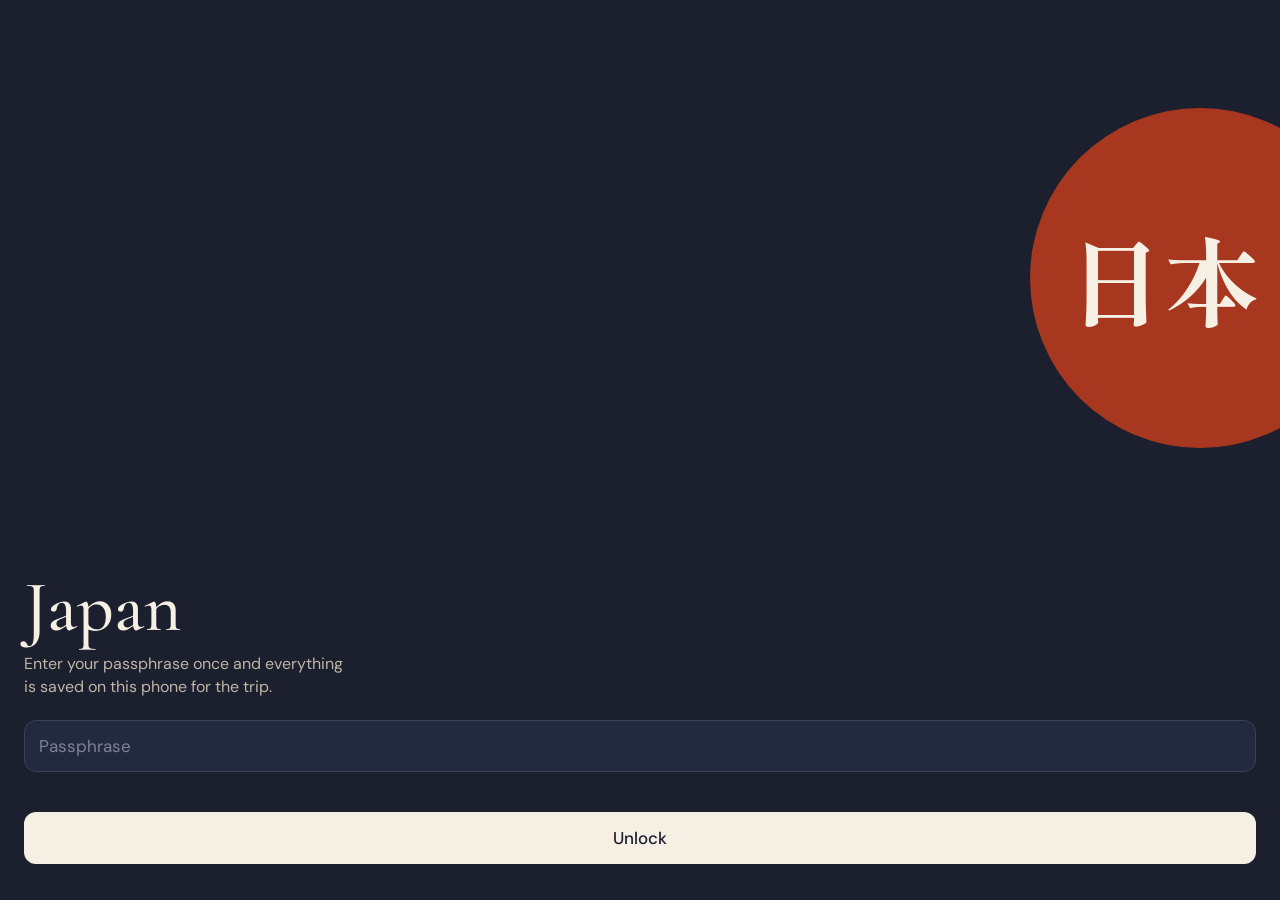
<file: docs/index.html>
<!doctype html>
<html lang="en-GB">
<head>
<meta charset="utf-8">
<meta name="viewport" content="width=device-width, initial-scale=1, viewport-fit=cover">
<title>Japan</title>
<meta name="robots" content="noindex, nofollow">
<meta name="theme-color" content="#1B1F2E">
<meta name="apple-mobile-web-app-capable" content="yes">
<meta name="mobile-web-app-capable" content="yes">
<meta name="apple-mobile-web-app-status-bar-style" content="black-translucent">
<meta name="apple-mobile-web-app-title" content="Japan">
<link rel="manifest" href="manifest.webmanifest">
<link rel="apple-touch-icon" href="icons/icon-180.png">
<link rel="icon" href="icons/icon.svg" type="image/svg+xml">
<link rel="preconnect" href="https://fonts.googleapis.com">
<link rel="preconnect" href="https://fonts.gstatic.com" crossorigin>
<link rel="stylesheet" href="https://fonts.googleapis.com/css2?family=Cormorant+Garamond:ital,wght@0,400;0,500;0,600;1,400;1,500&amp;family=DM+Sans:wght@400;500;700&amp;display=swap">
<link rel="stylesheet" href="https://fonts.googleapis.com/css2?family=Shippori+Mincho:wght@500;700&amp;display=swap&amp;text=%E3%80%92%E6%97%A5%E6%9C%AC">
<link rel="stylesheet" href="app.css?v=68cdec4f319a">
</head>
<body>
<div id="app"></div>

<script src="app.js?v=68cdec4f319a" defer></script>
</body>
</html>
</file>
<file: docs/app.css>
/* Japan — travel companion. Palette and type follow the itinerary deck. */
:root {
  --ink: #1B1F2E;
  --ink-2: #242A3D;
  --ink-line: #3A4157;
  --washi: #F5EFE4;
  --paper: #FBF7EF;
  --tint: #EDE4D3;
  --line: #E2D6C0;
  --shu: #A8371F;
  --shu-bright: #D9472B;
  --kin: #C9A24B;
  --sumi: #4A4A55;
  --mist: #BFB6A6;
  --dusk: #7E8296;

  --bg: var(--washi);
  --surface: var(--paper);
  --text: var(--ink);
  --text-2: var(--sumi);
  --text-3: #6E6A66;
  --rule: var(--line);
  --accent: var(--shu);
  --badge-solid-bg: var(--ink);
  --badge-solid-fg: var(--washi);
  --tabbar: rgba(251, 247, 239, 0.94);

  /* Kind colours — indigo travel, plum stays, vermilion sights, matcha food and drink, kincha shopping */
  --k-go: #33608C;
  --k-stay: #7B5279;
  --k-see: #A8371F;
  --k-food: #56763A;
  --k-shop: #946F22;

  --serif: 'Cormorant Garamond', 'Cormorant', Georgia, 'Times New Roman', serif;
  --sans: 'DM Sans', -apple-system, 'Helvetica Neue', Arial, sans-serif;
  --mincho: 'Shippori Mincho', 'Hiragino Mincho ProN', 'Yu Mincho', 'Noto Serif CJK JP', serif;

  --safe-top: env(safe-area-inset-top, 0px);
  --safe-bottom: env(safe-area-inset-bottom, 0px);
  --gutter: 20px;
  --tab-h: 64px;
  color-scheme: light dark;
}

@media (prefers-color-scheme: dark) {
  :root:not([data-theme="light"]) {
    --bg: #161A27;
    --surface: var(--ink-2);
    --text: var(--washi);
    --text-2: var(--mist);
    --text-3: #9C968C;
    --rule: var(--ink-line);
    --accent: #E06A4F;
    --tint: #2E3449;
    --badge-solid-bg: var(--washi);
    --badge-solid-fg: var(--ink);
    --tabbar: rgba(27, 31, 46, 0.94);
    --k-go: #86ABD6;
    --k-stay: #C59CC2;
    --k-see: #E8775C;
    --k-food: #A3BF73;
    --k-shop: #D9B565;
  }
}
:root[data-theme="dark"] {
  --bg: #161A27;
  --surface: var(--ink-2);
  --text: var(--washi);
  --text-2: var(--mist);
  --text-3: #9C968C;
  --rule: var(--ink-line);
  --accent: #E06A4F;
  --tint: #2E3449;
  --badge-solid-bg: var(--washi);
  --badge-solid-fg: var(--ink);
  --tabbar: rgba(27, 31, 46, 0.94);
  --k-go: #86ABD6;
  --k-stay: #C59CC2;
  --k-see: #E8775C;
  --k-food: #A3BF73;
  --k-shop: #D9B565;
}

* { box-sizing: border-box; }
html { -webkit-text-size-adjust: 100%; }
body {
  margin: 0;
  background: var(--bg);
  color: var(--text);
  font: 400 16px/1.45 var(--sans);
  -webkit-font-smoothing: antialiased;
  -webkit-tap-highlight-color: transparent;
  overscroll-behavior-y: none;
}
button { font: inherit; color: inherit; background: none; border: 0; padding: 0; cursor: pointer; }
a { color: inherit; }
:focus-visible { outline: 2px solid var(--kin); outline-offset: 2px; border-radius: 4px; }
.ja { font-family: var(--mincho); }
.tnum { font-variant-numeric: tabular-nums; }

/* ---------- App frame ---------- */
#app { min-height: 100vh; min-height: 100dvh; }
.screen { padding-bottom: calc(var(--tab-h) + var(--safe-bottom) + 24px); }
.wrap { padding: 0 var(--gutter); }

.tabbar {
  position: fixed; left: 0; right: 0; bottom: 0; z-index: 20;
  display: grid; grid-template-columns: repeat(4, 1fr);
  height: calc(var(--tab-h) + var(--safe-bottom));
  padding-bottom: var(--safe-bottom);
  background: var(--tabbar);
  -webkit-backdrop-filter: saturate(1.4) blur(18px); backdrop-filter: saturate(1.4) blur(18px);
  border-top: 1px solid var(--rule);
}
.tabbar a {
  display: flex; flex-direction: column; align-items: center; justify-content: center; gap: 3px;
  text-decoration: none; color: var(--text-3); font-size: 11px; font-weight: 500; letter-spacing: 0.01em;
}
.tabbar a svg { width: 24px; height: 24px; }
.tabbar a[aria-current="page"] { color: var(--accent); }

/* ---------- Page header (non-hero screens) ---------- */
.page-head {
  background: var(--ink); color: var(--washi);
  padding: calc(var(--safe-top) + 26px) var(--gutter) 22px;
}
.page-head h1 { font: 500 44px/1.02 var(--serif); margin: 0; letter-spacing: -0.01em; }
.page-head p { margin: 8px 0 0; color: var(--mist); font-size: 15px; }
.back {
  display: inline-flex; align-items: center; gap: 4px; margin-bottom: 16px;
  font-size: 15px; color: var(--kin); text-decoration: none; font-weight: 500;
}

/* ---------- Day hero ---------- */
.hero {
  position: relative; overflow: hidden;
  background: var(--ink); color: var(--washi);
  padding: calc(var(--safe-top) + 18px) var(--gutter) 26px;
  min-height: 300px;
  display: flex; flex-direction: column; justify-content: space-between;
}
.hero .sun {
  position: absolute; right: -54px; top: calc(var(--safe-top) + 74px);
  width: 236px; height: 236px; border-radius: 50%;
  background: var(--shu);
  display: grid; place-items: center;
}
.hero .sun span {
  font: 700 66px/1 var(--mincho); color: var(--washi);
  transform: translate(-18px, -30px); letter-spacing: 0.02em;
  writing-mode: horizontal-tb;
}
.hero .sun span.long { font-size: 52px; }
.hero-top { position: relative; display: flex; align-items: center; justify-content: space-between; gap: 12px; }
.hero-date { font-size: 14px; font-weight: 500; color: var(--kin); letter-spacing: 0.02em; }
.hero-nav { display: flex; gap: 4px; }
.hero-nav button {
  width: 38px; height: 38px; border-radius: 50%;
  display: grid; place-items: center; color: var(--washi);
  background: rgba(245, 239, 228, 0.08);
}
.hero-nav button:disabled { opacity: 0.3; }
.hero-nav svg { width: 18px; height: 18px; }
.hero-body { position: relative; margin-top: 118px; }
.hero-count { font-size: 14px; color: var(--mist); margin: 0 0 4px; }
.hero h1 { position: relative; font: 500 52px/0.95 var(--serif); margin: 0; letter-spacing: -0.015em; }
.hero h1 small { font: italic 400 24px/1 var(--serif); color: var(--mist); margin-left: 10px; letter-spacing: 0; }
.hero .title { font: italic 400 24px/1.2 var(--serif); margin: 8px 0 0; color: var(--washi); max-width: 22ch; }
.hero-banner {
  position: relative; margin-top: 18px; padding: 10px 12px; border-radius: 10px;
  background: rgba(245, 239, 228, 0.08); color: var(--mist); font-size: 14px; line-height: 1.4;
}
.hero-banner b { color: var(--washi); font-weight: 500; }

.status-line {
  display: flex; align-items: center; gap: 8px; font-size: 13px; color: var(--text-2);
  padding: 12px var(--gutter) 0;
}
.status-line .dot { width: 8px; height: 8px; border-radius: 50%; background: var(--dusk); flex: none; }
.status-line.ok .dot { background: #5E8C61; }
.status-line.warn .dot { background: var(--shu-bright); }

/* ---------- Sections ---------- */
.section { padding: 26px var(--gutter) 0; }
.section > h2 {
  font: italic 500 26px/1.1 var(--serif); margin: 0 0 12px; letter-spacing: -0.005em;
}
.section > h2 .aside { font: 400 14px/1 var(--sans); font-style: normal; color: var(--text-3); margin-left: 8px; }
.day-note {
  margin: 18px var(--gutter) 0; padding: 12px 14px; border-left: 3px solid var(--shu-bright);
  background: var(--surface); border-radius: 0 10px 10px 0; font-size: 15px; color: var(--text);
  display: grid; grid-template-columns: 20px 1fr; gap: 10px; align-items: start;
}
.day-note svg { width: 20px; height: 20px; color: var(--shu-bright); }

/* ---------- Timeline ---------- */
.timeline { list-style: none; margin: 0; padding: 0; position: relative; }
.timeline::before {
  content: ""; position: absolute; left: 63px; top: 10px; bottom: 10px; width: 1px; background: var(--rule);
}
.tl-item { display: grid; grid-template-columns: 52px 24px 1fr; column-gap: 6px; padding: 9px 0; position: relative; }
.tl-time { font-size: 14px; font-weight: 500; color: var(--text-2); text-align: right; padding-top: 2px; line-height: 1.25; }
.tl-time .end { display: block; font-weight: 400; color: var(--text-3); font-size: 12px; }
.tl-mark {
  width: 24px; height: 24px; margin-top: 0; border-radius: 50%;
  display: grid; place-items: center; position: relative; z-index: 1;
  background: var(--bg); border: 1.5px solid var(--rule); color: var(--text-2);
}
.tl-mark svg { width: 14px; height: 14px; }
.tl-mark[aria-pressed="true"] { background: var(--accent); border-color: var(--accent); color: var(--washi); }
.tl-body { min-width: 0; padding-left: 4px; display: block; text-decoration: none; position: relative; }
/* "More inside" marker: a small arrow straight after the title of rows that open a page */
.tl-title .go { display: inline-block; margin-left: 6px; font-weight: 600; color: var(--k, var(--accent)); transform: translateY(-1px); }
.tl-title { font-size: 16px; font-weight: 500; line-height: 1.3; }
.tl-note { font-size: 14px; color: var(--text-2); margin-top: 3px; line-height: 1.4; }
.tl-meta { display: flex; flex-wrap: wrap; gap: 6px; margin-top: 6px; align-items: center; }
.tl-item.done .tl-title, .tl-item.done .tl-note { color: var(--text-3); text-decoration: line-through; text-decoration-color: var(--text-3); }
.tl-item.next .tl-time, .tl-item.now .tl-time { color: var(--accent); }
.tl-item.next .tl-mark { border-color: var(--accent); color: var(--accent); }
.tl-item.now .tl-mark { background: var(--accent); border-color: var(--accent); color: var(--washi); }
.tl-item.now .tl-title::before { content: "Now · "; color: var(--accent); }

.badge {
  display: inline-flex; align-items: center; height: 22px; padding: 0 8px; border-radius: 11px;
  font-size: 12px; font-weight: 500; letter-spacing: 0.01em; white-space: nowrap;
}
.badge.booked { background: var(--badge-solid-bg); color: var(--badge-solid-fg); }
.badge.to-book, .badge.not-booked { border: 1px solid var(--accent); color: var(--accent); }
.badge.soft { background: var(--tint); color: var(--text); }
.kind { font-size: 12px; color: var(--text-3); }

/* ---------- Ideas ---------- */
.ideas { list-style: none; margin: 0; padding: 0; border-top: 1px solid var(--rule); }
.ideas li { padding: 12px 0; border-bottom: 1px solid var(--rule); display: grid; grid-template-columns: 22px 1fr 36px; gap: 10px; align-items: start; }
.mapbtn { width: 34px; height: 34px; margin-right: -7px; display: grid; place-items: center; color: var(--text-3); }
.mapbtn svg { width: 20px !important; height: 20px !important; margin: 0 !important; }
.ideas li svg { width: 18px; height: 18px; color: var(--text-3); margin-top: 1px; }
.ideas .t { font-weight: 500; font-size: 15px; }
.ideas .n { font-size: 14px; color: var(--text-2); margin-top: 2px; }

/* ---------- Cards ---------- */
.card {
  display: block; text-decoration: none;
  background: var(--surface); border: 1px solid var(--rule); border-radius: 14px; padding: 16px;
}
.card + .card { margin-top: 10px; }
.card .eyebrow { font-size: 13px; color: var(--text-3); }
.card h3 { font: 600 24px/1.1 var(--serif); margin: 4px 0 6px; }
.card p { margin: 0; font-size: 14px; color: var(--text-2); }
.card .row { display: flex; justify-content: space-between; align-items: baseline; gap: 12px; }
.chev { color: var(--text-3); font-size: 22px; line-height: 1; }

.coffee {
  display: grid; grid-template-columns: 28px 1fr 20px; gap: 12px; align-items: start; text-decoration: none;
  padding: 14px 16px; background: var(--surface); border: 1px solid var(--rule); border-radius: 14px;
}
.coffee svg { width: 26px; height: 26px; color: var(--accent); }
.coffee svg:last-child { width: 20px; height: 20px; color: var(--text-3); margin-top: 3px; }
.coffee .t { font-weight: 500; }
.coffee .n { font-size: 14px; color: var(--text-2); margin-top: 2px; }

/* ---------- Days list ---------- */
.leg { padding: 26px var(--gutter) 0; }
.leg-head { display: flex; align-items: baseline; gap: 12px; margin-bottom: 8px; }
.leg-head .ja { font-size: 26px; color: var(--accent); font-weight: 700; line-height: 1; }
.leg-head h2 { font: 500 30px/1 var(--serif); margin: 0; }
.leg-head .span { margin-left: auto; font-size: 13px; color: var(--text-3); white-space: nowrap; }
.day-row {
  display: grid; grid-template-columns: 48px 1fr auto; gap: 12px; align-items: center;
  padding: 12px 0; border-top: 1px solid var(--rule); text-decoration: none;
}
.day-row:last-child { border-bottom: 1px solid var(--rule); }
.day-row .d { text-align: center; line-height: 1; }
.day-row .d b { display: block; font: 500 26px/1 var(--serif); }
.day-row .d span { font-size: 12px; color: var(--text-3); }
.day-row .t { font: 500 19px/1.2 var(--serif); }
.day-row .m { font-size: 13px; color: var(--text-3); margin-top: 2px; }
.day-row.today .d b { color: var(--accent); }
.day-row.today .t::after { content: "Today"; margin-left: 8px; font: 500 12px var(--sans); color: var(--accent); vertical-align: 2px; }

/* ---------- Detail lists (stay / travel) ---------- */
.facts { margin: 0; padding: 0; border-top: 1px solid var(--rule); }
.facts > div { display: grid; grid-template-columns: 112px 1fr; gap: 12px; padding: 12px 0; border-bottom: 1px solid var(--rule); }
.facts dt { font-size: 14px; color: var(--text-3); }
.facts dd { margin: 0; font-size: 15px; overflow-wrap: anywhere; }
.facts dd.big { font: 500 22px/1.2 var(--serif); }
.copy { font-family: var(--sans); font-weight: 600; letter-spacing: 0.04em; font-size: 19px; }
.notes { margin: 0; padding: 0 0 0 18px; color: var(--text-2); font-size: 15px; }
.notes li + li { margin-top: 6px; }

.btn {
  display: flex; align-items: center; justify-content: center; gap: 8px; width: 100%;
  height: 50px; border-radius: 12px; font-weight: 500; font-size: 16px; text-decoration: none;
  background: var(--ink); color: var(--washi);
}
.btn.ghost { background: transparent; border: 1px solid var(--rule); color: var(--text); }
.btn svg { width: 20px; height: 20px; }
.btn-row { display: grid; gap: 10px; margin-top: 16px; }

/* ---------- Travel list ---------- */
.leg-card { padding: 16px 0; border-top: 1px solid var(--rule); display: grid; grid-template-columns: 30px 1fr; gap: 12px; text-decoration: none; }
.leg-card:last-child { border-bottom: 1px solid var(--rule); }
.leg-card > svg { width: 24px; height: 24px; color: var(--accent); margin-top: 3px; }
.leg-card .when { font-size: 13px; color: var(--text-3); }
.leg-card .route { font: 500 22px/1.15 var(--serif); margin: 2px 0; }
.leg-card .times { font-size: 15px; font-weight: 500; }
.leg-card .times .arrow { color: var(--text-3); margin: 0 6px; }
.leg-card .sub { font-size: 14px; color: var(--text-2); margin-top: 2px; }

/* ---------- Taxi / show-the-driver view ---------- */
.driver {
  position: fixed; inset: 0; z-index: 50; background: #FFFDF8; color: #111;
  display: flex; flex-direction: column; padding: calc(var(--safe-top) + 20px) 24px calc(var(--safe-bottom) + 24px);
}
.driver .close { align-self: flex-end; font-size: 16px; color: var(--shu); font-weight: 500; padding: 8px; }
.driver .addr { margin: auto 0; font: 700 34px/1.5 var(--mincho); }
.driver .en { font-size: 16px; color: #555; margin-top: 16px; }

/* ---------- Unlock ---------- */
.unlock {
  min-height: 100vh; min-height: 100dvh; background: var(--ink); color: var(--washi);
  display: flex; flex-direction: column; justify-content: flex-end; padding: 0 24px calc(var(--safe-bottom) + 36px);
  position: relative; overflow: hidden;
}
.unlock .sun { position: absolute; width: 340px; height: 340px; border-radius: 50%; background: var(--shu); right: -90px; top: 12%; display: grid; place-items: center; }
.unlock .sun span { font: 700 96px/1 var(--mincho); transform: translateX(-36px); }
.unlock h1 { font: 500 72px/0.95 var(--serif); margin: 0; position: relative; }
.unlock p { color: var(--mist); margin: 10px 0 22px; position: relative; max-width: 30ch; }
.unlock form { position: relative; display: grid; gap: 10px; }
.unlock input {
  height: 52px; border-radius: 12px; border: 1px solid var(--ink-line); background: var(--ink-2);
  color: var(--washi); padding: 0 14px; font: 400 17px var(--sans);
}
.unlock input::placeholder { color: var(--dusk); }
.unlock button { height: 52px; border-radius: 12px; background: var(--washi); color: var(--ink); font-weight: 500; font-size: 17px; }
.unlock button:disabled { opacity: 0.6; }
.unlock .err { color: #F0A38F; font-size: 14px; min-height: 20px; margin: 0; }

/* ---------- Toast ---------- */
.toast {
  position: fixed; left: 16px; right: 16px; bottom: calc(var(--tab-h) + var(--safe-bottom) + 12px); z-index: 30;
  background: var(--ink); color: var(--washi); border-radius: 12px; padding: 12px 14px; font-size: 14px;
  box-shadow: 0 6px 24px rgba(27, 31, 46, 0.25);
}

.empty { padding: 18px 0; color: var(--text-2); font-size: 15px; }
.muted { color: var(--text-3); }

@media (prefers-reduced-motion: no-preference) {
  .hero .sun { animation: rise 700ms cubic-bezier(.2,.7,.2,1) both; }
  @keyframes rise { from { transform: translateY(24px); opacity: 0; } to { transform: none; opacity: 1; } }
}
@media (min-width: 640px) {
  .screen, .tabbar { max-width: 560px; margin-left: auto; margin-right: auto; }
  .tabbar { border-left: 1px solid var(--rule); border-right: 1px solid var(--rule); }
}

/* ---------- Status extras ---------- */
.badge svg { width: 13px; height: 13px; margin-right: 4px; }
.badge.paythere { background: var(--tint); color: var(--text); box-shadow: inset 0 0 0 1px var(--kin); }
.badge.warnb { background: var(--shu-bright); color: #fff; }
.rec { display: inline-flex; align-items: center; gap: 4px; font-size: 12px; font-weight: 500; color: var(--text-2); }
.rec i { font-family: var(--serif); font-size: 15px; font-weight: 500; color: var(--text); }
.warn-text { color: var(--accent); font-weight: 500; }
.linkish { color: var(--kin); text-decoration: underline; text-underline-offset: 3px; font-size: 14px; padding: 0; }
.hero-banner.sim { display: grid; gap: 8px; }
.simrow input { width: 100%; height: 40px; border-radius: 8px; border: 1px solid var(--ink-line); background: var(--ink-2); color: var(--washi); padding: 0 10px; font: 400 16px var(--sans); }
.small { font-size: 14px; }

/* ---------- Now / next ---------- */
.nowcard {
  margin: 18px var(--gutter) 0; border-radius: 16px; overflow: hidden;
  background: var(--ink); color: var(--washi);
}
.nn-row { padding: 16px 18px; }
.nn-row + .nn-row { border-top: 1px solid var(--ink-line); }
.nn-row.is-now { background: linear-gradient(0deg, rgba(168,55,31,.0), rgba(168,55,31,.0)), var(--ink); box-shadow: inset 4px 0 0 var(--shu-bright); }
.nn-label { margin: 0; font-size: 13px; font-weight: 500; color: var(--kin); }
.nn-row h3 { font: 500 26px/1.15 var(--serif); margin: 4px 0 0; }
.nn-note { margin: 6px 0 0; font-size: 14px; color: var(--mist); }
.pills { display: flex; flex-wrap: wrap; gap: 8px; margin-top: 12px; }
.pill {
  display: inline-flex; align-items: center; gap: 6px; height: 36px; padding: 0 14px; border-radius: 18px;
  font-size: 14px; font-weight: 500; text-decoration: none; color: var(--washi); border: 1px solid var(--ink-line);
}
.pill svg { width: 16px; height: 16px; }
.pill.dark { background: var(--washi); color: var(--ink); border-color: var(--washi); }

.nn-row h3 a { color: inherit; text-decoration: none; }
.nn-row h3 .chev { color: var(--dusk); font-size: 22px; }

/* ---------- Timeline ticket button ---------- */
.tl-item.has-qr { grid-template-columns: 52px 24px 1fr 44px; }
.tl-qr {
  width: 40px; height: 40px; border-radius: 10px; align-self: start; justify-self: end;
  display: grid; place-items: center; background: var(--badge-solid-bg); color: var(--badge-solid-fg);
}
.tl-qr svg { width: 22px; height: 22px; }

/* ---------- Coffee, tonight, ideas ---------- */
.extras { display: grid; }
.extra {
  display: grid; grid-template-columns: 22px 64px 1fr 20px; gap: 10px; align-items: start;
  padding: 13px 0; border-top: 1px solid var(--rule); text-decoration: none;
}
.extras > .extra:last-child { border-bottom: 1px solid var(--rule); }
.extra > svg { width: 20px; height: 20px; color: var(--accent); margin-top: 1px; }
.extra > svg:last-child, .extra > .chev { color: var(--text-3); width: 18px; height: 18px; justify-self: end; }
.ex-l { font-size: 13px; color: var(--text-3); padding-top: 2px; }
.ex-t { font-weight: 500; min-width: 0; }
.ex-t .rec { margin-left: 6px; }
.ex-n { display: block; font-weight: 400; font-size: 14px; color: var(--text-2); margin-top: 2px; }
.ideas-fold { border-top: 1px solid var(--rule); border-bottom: 1px solid var(--rule); }
.ideas-fold > summary, .fold > summary {
  list-style: none; cursor: pointer; display: flex; align-items: center; gap: 10px; padding: 14px 0;
  font-weight: 500;
}
.ideas-fold > summary::-webkit-details-marker, .fold > summary::-webkit-details-marker { display: none; }
.ideas-fold > summary::after, .fold > summary::after { content: "›"; margin-left: auto; color: var(--text-3); font-size: 22px; line-height: 1; transition: transform .15s; }
.ideas-fold[open] > summary::after, .fold[open] > summary::after { transform: rotate(90deg); }
.ideas-fold .count { font-size: 12px; font-weight: 500; color: var(--text-2); background: var(--tint); border-radius: 10px; padding: 1px 8px; }
.ideas-fold .ideas { border-top: 0; }
.ideas-fold .ideas li:last-child { border-bottom: 0; }

/* ---------- Booking page: places, actions, fold ---------- */
.section.tight { padding-top: 18px; }
.place + .place { margin-top: 18px; padding-top: 18px; border-top: 1px solid var(--rule); }
.pl-label { margin: 0 0 2px; font-size: 13px; color: var(--text-3); }
.pl-name { margin: 0; font: 500 21px/1.2 var(--serif); }
.pl-addr { margin: 2px 0 0; font-size: 14px; color: var(--text-2); }
.acts { display: flex; gap: 8px; margin-top: 12px; flex-wrap: wrap; }
.act {
  flex: 1 1 0; min-width: 96px; height: 44px; border-radius: 12px; border: 1px solid var(--rule); background: var(--surface);
  display: inline-flex; align-items: center; justify-content: center; gap: 7px; font-size: 14px; font-weight: 500; text-decoration: none; color: var(--text);
}
.act svg { width: 18px; height: 18px; color: var(--accent); flex: none; }
.acts.wide .act { flex-basis: 100%; }
.fold { border-top: 1px solid var(--rule); border-bottom: 1px solid var(--rule); }
.fold > .facts { border-top: 0; }
.fold > .facts > div:last-child { border-bottom: 0; }
.fold .docs { padding: 4px 0 16px; }
.fold .notes { padding-bottom: 14px; }
.doc span { display: block; padding: 6px 8px; font-size: 12px; color: #555; text-align: left; }
.status-line.flush { padding: 0 0 6px; }
.back span { max-width: 72vw; overflow: hidden; text-overflow: ellipsis; white-space: nowrap; }
.hero-lead { display: flex; flex-direction: column; gap: 6px; min-width: 0; }
.hero .back { margin-bottom: 0; }

/* ---------- Bookings list ---------- */
.chips { display: flex; gap: 8px; padding: 16px var(--gutter) 0; overflow-x: auto; }
.chips::-webkit-scrollbar { display: none; }
.chip {
  flex: none; height: 34px; padding: 0 14px; border-radius: 17px; display: inline-flex; align-items: center;
  font-size: 14px; font-weight: 500; text-decoration: none; border: 1px solid var(--rule); color: var(--text-2); background: var(--surface);
}
.chip[aria-selected="true"] { background: var(--badge-solid-bg); color: var(--badge-solid-fg); border-color: var(--badge-solid-bg); }
.bk-day { padding: 22px var(--gutter) 0; }
.bk-day h2 { font: italic 500 21px/1.1 var(--serif); margin: 0 0 6px; color: var(--text-2); }
.bk-row {
  display: grid; grid-template-columns: 46px 26px 1fr auto; gap: 10px; align-items: center;
  padding: 12px 0; border-top: 1px solid var(--rule); text-decoration: none;
}
.bk-day .bk-row:last-child { border-bottom: 1px solid var(--rule); }
.bk-time { font-size: 14px; font-weight: 500; color: var(--text-2); }
.bk-icon svg { width: 22px; height: 22px; color: var(--accent); display: block; }
.bk-main { min-width: 0; display: flex; flex-direction: column; }
.bk-title { font: 500 19px/1.2 var(--serif); }
.bk-sub { font-size: 13px; color: var(--text-3); margin-top: 1px; }
.bk-qr svg { width: 26px; height: 26px; color: var(--text); }

/* ---------- Booking detail ---------- */
.bk-head .eyebrow { margin: 0 0 6px; font-size: 14px; font-weight: 500; color: var(--kin); }
.bk-head .tl-meta { margin-top: 12px; }
.bk-head .badge.booked { background: var(--washi); color: var(--ink); }
.missing { margin: 14px var(--gutter) 0; font-size: 14px; color: var(--text-3); font-style: italic; }
.ticket-zone { margin: 18px var(--gutter) 0; padding: 18px; border-radius: 16px; background: var(--surface); border: 1px solid var(--rule); }
.qr-row { display: grid; grid-template-columns: repeat(auto-fit, minmax(140px, 1fr)); gap: 12px; }
.qr-card {
  display: flex; flex-direction: column; align-items: center; gap: 8px; padding: 12px; border-radius: 12px;
  background: #fff; color: #1B1F2E; border: 1px solid var(--line);
}
.qr-card img { width: 100%; height: auto; max-width: 220px; aspect-ratio: 1; image-rendering: pixelated; display: block; }
.qr-card span { font-size: 13px; font-weight: 500; }
.tz-hint { margin: 10px 0 0; font-size: 13px; color: var(--text-3); text-align: center; }
.tz-lead { margin: 12px 0 0; font-size: 15px; color: var(--text-2); display: flex; gap: 10px; align-items: flex-start; }
.tz-lead svg { width: 20px; height: 20px; flex: none; color: var(--accent); margin-top: 1px; }
.ticket-zone.online .tz-lead { margin: 0 0 14px; }
.ticket-zone.desk { text-align: center; }
.ticket-zone.desk .tz-lead { justify-content: center; }
.tz-label { margin: 0; font-size: 13px; color: var(--text-3); }
.tz-ref { margin: 6px 0 0; font: 600 34px/1.1 var(--sans); letter-spacing: 0.04em; overflow-wrap: anywhere; }
.seat-row { display: grid; grid-template-columns: repeat(auto-fit, minmax(130px, 1fr)); gap: 10px; }
.seat {
  display: grid; grid-template-columns: auto 1fr; align-items: baseline; column-gap: 8px; row-gap: 2px;
  padding: 12px 14px; border-radius: 12px; background: var(--ink); color: var(--washi);
}
.seat .sl { font-size: 12px; color: var(--mist); }
.seat b { font: 600 26px/1.1 var(--sans); font-variant-numeric: tabular-nums; }
.copy {
  display: inline-flex; align-items: center; gap: 8px; text-align: left;
  font: 600 19px/1.25 var(--sans); letter-spacing: 0.03em; color: var(--text); overflow-wrap: anywhere;
}
.copy svg { width: 16px; height: 16px; color: var(--text-3); flex: none; }
.btn-row.two { grid-template-columns: 1fr 1fr; }
.guide-block { border-top: 1px solid var(--rule); padding: 12px 0; }
.guide-block:last-child { border-bottom: 1px solid var(--rule); }
.guide-block summary { list-style: none; cursor: pointer; display: grid; gap: 2px; }
.guide-block summary::-webkit-details-marker { display: none; }
.guide-block summary > span:first-child { font: 500 20px/1.2 var(--serif); }
.guide-block summary > span:first-child::after { content: " ›"; color: var(--text-3); }
.guide-block[open] summary > span:first-child::after { content: " ⌄"; }
.gb-sum { font-size: 14px; color: var(--text-2); }
.more { display: inline-block; margin-top: 10px; font-size: 14px; font-weight: 500; color: var(--accent); text-decoration: none; }
.docs { display: grid; grid-template-columns: repeat(auto-fit, minmax(120px, 160px)); gap: 10px; }
.doc { border-radius: 10px; overflow: hidden; border: 1px solid var(--rule); background: #fff; }
.doc img { display: block; width: 100%; height: auto; }

/* ---------- Guide steps ---------- */
.steps { list-style: none; margin: 0; padding: 0; counter-reset: step; }
.steps li { counter-increment: step; position: relative; padding: 12px 0 12px 40px; border-top: 1px solid var(--rule); }
.steps li::before {
  content: counter(step); position: absolute; left: 0; top: 12px; width: 26px; height: 26px; border-radius: 50%;
  display: grid; place-items: center; font-size: 13px; font-weight: 700; background: var(--badge-solid-bg); color: var(--badge-solid-fg);
}
.steps p { margin: 0; font-size: 16px; line-height: 1.45; }
.sign {
  display: inline-flex; flex-direction: column; gap: 2px; margin-top: 8px; padding: 8px 12px; border-radius: 6px;
  background: #22283A; color: #F5EFE4; border-left: 4px solid var(--kin);
}
.sign .sj { font: 700 19px/1.3 var(--mincho); letter-spacing: 0.04em; }
.sign .se { font-size: 12px; font-weight: 500; color: #C9C2B4; letter-spacing: 0.02em; }
.alt { margin: 14px 0 0; padding: 12px 14px; border-radius: 10px; background: var(--tint); font-size: 15px; color: var(--text); }
.watch { list-style: none; margin: 14px 0 0; padding: 0; display: grid; gap: 8px; }
.watch li { display: grid; grid-template-columns: 18px 1fr; gap: 8px; font-size: 15px; color: var(--text-2); }
.watch svg { width: 18px; height: 18px; color: var(--accent); margin-top: 2px; }

/* ---------- Guide tab ---------- */
.checklist { list-style: none; margin: 0; padding: 0; border-top: 1px solid var(--rule); }
.checklist li { display: grid; grid-template-columns: 26px 1fr; gap: 12px; padding: 12px 0; border-bottom: 1px solid var(--rule); }
.checklist .t { font-weight: 500; }
.checklist .n { font-size: 14px; color: var(--text-2); margin-top: 3px; }
.checklist .tl-mark { color: var(--accent); border-color: var(--accent); }
.checklist li.done .t, .checklist li.done .n { color: var(--text-3); text-decoration: line-through; }
.route-row { display: grid; grid-template-columns: 52px 1fr auto; gap: 10px; align-items: center; padding: 12px 0; border-top: 1px solid var(--rule); text-decoration: none; }
.route-row:last-child { border-bottom: 1px solid var(--rule); }
.rr-date { font-size: 13px; font-weight: 500; color: var(--text-3); }
.rr-t { font: 500 18px/1.2 var(--serif); }
.notes.plain { padding-left: 18px; }
.phrases { list-style: none; margin: 0; padding: 0; display: grid; gap: 8px; }
.phrases button {
  width: 100%; text-align: left; display: grid; gap: 2px; padding: 12px 14px; border-radius: 12px;
  background: var(--surface); border: 1px solid var(--rule);
}
.pe { font-weight: 500; }
.pj { font-size: 20px; line-height: 1.4; }
.ps { font-size: 13px; color: var(--text-3); font-style: italic; }

/* ---------- Overlays ---------- */
.overlay { position: fixed; inset: 0; z-index: 60; display: flex; flex-direction: column; padding: calc(var(--safe-top) + 12px) 20px calc(var(--safe-bottom) + 20px); }
.ov-close { align-self: flex-end; width: 44px; height: 44px; border-radius: 50%; display: grid; place-items: center; }
.ov-close svg { width: 22px; height: 22px; }
.qr-ov, .driver { background: #FFFFFF; color: #111; }
.qr-ov .ov-close, .driver .ov-close { background: #F0EDE6; color: #111; }
.qr-stage { flex: 1; display: flex; flex-direction: column; align-items: center; justify-content: center; text-align: center; gap: 6px; }
.qo-title { margin: 0; font: 500 26px/1.15 var(--serif); }
.qo-when { margin: 0 0 14px; font-size: 14px; color: #555; }
.qo-img { width: min(84vw, 62vh); height: auto; aspect-ratio: 1; image-rendering: pixelated; }
.qo-label { margin: 10px 0 0; font-weight: 600; font-size: 17px; }
.qo-nav { display: flex; align-items: center; gap: 18px; margin-top: 10px; }
.qo-nav button { width: 48px; height: 48px; border-radius: 50%; background: #1B1F2E; color: #fff; display: grid; place-items: center; }
.qo-nav svg { width: 20px; height: 20px; }
.qo-count { font-size: 15px; font-weight: 500; min-width: 54px; }
.qo-hint { margin: 14px 0 0; font-size: 13px; color: #777; }
.driver { overflow-y: auto; }
.drv { margin: auto 0; }
.drv-name, .drv-addr { margin: 0; color: #111; overflow-wrap: anywhere; font-family: var(--mincho); font-weight: 700; }
.drv-name { font-size: 38px; line-height: 1.3; }
.drv-addr { margin-top: 36px; font-size: 32px; line-height: 1.5; }
.drv > .drv-addr:first-child { margin-top: 0; }
.drv-en { font-size: 15px; line-height: 1.4; color: #666; margin: 8px 0 0; }
.doc-ov { background: rgba(10, 12, 20, 0.94); }
.doc-ov .ov-close { color: #fff; background: rgba(255,255,255,0.12); }
.doc-stage { flex: 1; overflow: auto; -webkit-overflow-scrolling: touch; }
.doc-stage img { width: 100%; height: auto; display: block; background: #fff; border-radius: 6px; }
.status-line[hidden] { display: none; }
.fold > summary .aside { font-size: 13px; font-weight: 400; color: var(--text-3); }
.fold > .route-row:last-child { border-bottom: 0; }

/* ---------- Kind colours ---------- */
.k-go { --k: var(--k-go); }
.k-stay { --k: var(--k-stay); }
.k-see { --k: var(--k-see); }
.k-food { --k: var(--k-food); }
.k-shop { --k: var(--k-shop); }
.tl-item[class*="k-"] .tl-mark {
  color: var(--k);
  border-color: color-mix(in srgb, var(--k) 45%, transparent);
  background: color-mix(in srgb, var(--k) 13%, var(--bg));
}
.tl-item[class*="k-"] .tl-mark[aria-pressed="true"],
.tl-item[class*="k-"].now .tl-mark { background: var(--k); border-color: var(--k); color: var(--bg); }
.tl-item[class*="k-"].next .tl-mark { border-color: var(--k); border-width: 2px; }
.bk-row[class*="k-"] .bk-icon svg { color: var(--k); }
.ideas li[class*="k-"] > svg { color: var(--k); }
.extra[class*="k-"] > svg:first-child { color: var(--k); }

/* ---------- Timeline side buttons: ticket, taxi, map ---------- */
.tl-item.has-side { grid-template-columns: 52px 24px 1fr 44px; }
.tl-side { align-self: start; justify-self: end; display: flex; flex-direction: column; align-items: flex-end; gap: 6px; }
/* Plain outline icons, same as the coffee row's pin: small, quiet, still a 34px tap target */
.tl-mini { width: 34px; height: 34px; margin-right: -7px; display: grid; place-items: center; color: var(--text-3); }
.tl-mini svg { width: 20px; height: 20px; }
.taxi-act { margin: 0 0 14px; }
.trail { font-size: 13px; font-weight: 500; color: var(--k, var(--accent)); text-decoration: none; }
/* Shopping rows: a quiet tag on the row, and a page of shops with a pin each */
.shops-tag { font-size: 13px; font-weight: 500; color: var(--k, var(--accent)); }
.shops-note { margin: 0 0 14px; font-size: 14px; line-height: 1.45; color: var(--text-2); }

/* ---------- Yen calculator ---------- */
.fx {
  --fx-key-h: 42px;      /* keypad button height */
  --fx-key-fs: 21px;     /* keypad number size */
  --fx-gap: 6px;         /* space between keys */
  --fx-out-fs: 41px;     /* the converted amount */
  --fx-from-fs: 21px;    /* the amount you typed */
}
.fx-box { background: var(--surface); border: 1px solid var(--rule); border-radius: 14px; padding: 10px 10px 10px; }
.fx-top { display: flex; align-items: center; gap: 8px; min-height: 34px; padding: 0 4px; }
.fx-from { flex: 1; min-width: 0; font: 500 var(--fx-from-fs)/1.2 var(--sans); color: var(--text-2); overflow-wrap: anywhere; }
.fx-from.is-zero { color: var(--mist); }
.fx-clear { flex: none; height: 30px; padding: 0 12px; border-radius: 15px; border: 1px solid var(--rule); font-size: 13px; color: var(--text-2); touch-action: manipulation; }
.fx-clear[hidden] { display: block; visibility: hidden; } /* keeps its space, so the row doesn't jump at zero */
.fx-swap { flex: none; width: 34px; height: 34px; border-radius: 50%; border: 1px solid var(--rule); display: grid; place-items: center; color: var(--text); touch-action: manipulation; }
.fx-swap svg { width: 18px; height: 18px; }
.fx-swap:active, .fx-clear:active { background: var(--tint); }
.fx-out { font: 500 var(--fx-out-fs)/1.1 var(--sans); padding: 0 4px; letter-spacing: -0.01em; overflow-wrap: anywhere; }
.fx-note { font-size: 11.5px; color: var(--text-3); margin-top: 2px; padding: 0 4px; min-height: 16px; }
.fx-keys { display: grid; grid-template-columns: repeat(4, 1fr); gap: var(--fx-gap); margin-top: 8px; }
.fx-key {
  height: var(--fx-key-h); border-radius: 10px; background: var(--tint); color: var(--text);
  font: 500 var(--fx-key-fs)/1 var(--sans); font-variant-numeric: tabular-nums;
  display: grid; place-items: center; touch-action: manipulation; user-select: none; -webkit-user-select: none;
  transition: transform 60ms ease, background-color 60ms ease;
}
.fx-key:active { transform: scale(0.96); background: var(--line); }
.fx-key[data-key="alt"] { font-size: calc(var(--fx-key-fs) - 2px); }
.fx-back { background: transparent; border: 1px solid var(--rule); }
.fx-back svg { width: 22px; height: 22px; }
.fx-rate { margin: 8px 0 0; font-size: 12.5px; color: var(--text-3); line-height: 1.45; }
.fx-rate b { font-weight: 600; color: var(--text-2); }
@media (prefers-color-scheme: dark) { :root:not([data-theme="light"]) .fx-key:active { background: var(--ink-line); } }
:root[data-theme="dark"] .fx-key:active { background: var(--ink-line); }

/* ---------- Eat: food options panel ---------- */
.plan-h { display: flex; align-items: center; justify-content: space-between; gap: 12px; }
.eat-btn {
  display: inline-flex; align-items: center; gap: 6px; height: 34px; padding: 0 14px; border-radius: 17px;
  font: 500 14px/1 var(--sans); font-style: normal; letter-spacing: 0; color: var(--k-food); border: 1px solid var(--k-food);
}
.eat-btn svg { width: 16px; height: 16px; }
.see-opts { font: 500 13px/1.2 var(--sans); color: var(--k-food); padding: 2px 0; }
body.sheet-open { overflow: hidden; }
.sheet-wrap { position: fixed; inset: 0; z-index: 70; }
.sheet-scrim { position: absolute; inset: 0; background: rgba(10, 12, 20, 0.45); }
.sheet {
  position: absolute; left: 0; right: 0; bottom: 0; max-height: 86vh; display: flex; flex-direction: column;
  background: var(--bg); color: var(--text); border-radius: 18px 18px 0 0; padding-bottom: var(--safe-bottom);
  box-shadow: 0 -8px 30px rgba(0, 0, 0, 0.25);
}
.sheet-head { padding: 8px var(--gutter) 0; flex: none; }
.sheet-grip { width: 40px; height: 4px; border-radius: 2px; background: var(--rule); margin: 0 auto 8px; }
.sheet-top { display: flex; align-items: center; justify-content: space-between; }
.sheet-top h2 { font: italic 500 26px/1.1 var(--serif); margin: 0; }
.sheet-x { width: 40px; height: 40px; margin-right: -8px; display: grid; place-items: center; color: var(--text-2); }
.sheet-x svg { width: 22px; height: 22px; }
.seg { display: flex; margin-top: 10px; background: var(--tint); border-radius: 10px; padding: 3px; }
.seg button { flex: 1; height: 34px; border-radius: 8px; font-size: 14px; font-weight: 500; color: var(--text-2); }
.seg button[aria-pressed="true"] { background: var(--surface); color: var(--text); box-shadow: 0 1px 2px rgba(0, 0, 0, 0.12); }
.sheet .chips { padding: 12px 0 10px; margin: 0 calc(-1 * var(--gutter)); padding-left: var(--gutter); padding-right: var(--gutter); }
.sheet-body { overflow-y: auto; -webkit-overflow-scrolling: touch; overscroll-behavior: contain; padding: 0 var(--gutter) 24px; border-top: 1px solid var(--rule); }
.eat-group h3 { font-size: 12px; font-weight: 600; letter-spacing: 0.06em; text-transform: uppercase; color: var(--text-3); margin: 16px 0 2px; }
.eat-row { border-bottom: 1px solid var(--rule); }
.eat-row summary { list-style: none; display: grid; grid-template-columns: 1fr auto; column-gap: 10px; padding: 10px 0; cursor: pointer; }
.eat-row summary::-webkit-details-marker { display: none; }
.er-name { grid-column: 1; font-size: 15px; font-weight: 500; line-height: 1.3; }
.er-type { grid-column: 1; font-size: 13px; color: var(--text-3); margin-top: 1px; }
.qb { grid-column: 2; grid-row: 1 / span 2; align-self: center; font-size: 11.5px; font-weight: 600; padding: 3px 8px; border-radius: 10px; white-space: nowrap; }
.qb.ok { background: color-mix(in srgb, var(--k-food) 15%, transparent); color: var(--k-food); }
.qb.ask { border: 1px solid var(--accent); color: var(--accent); }
.qb.maybe { background: var(--tint); color: var(--text-2); }
.eat-row[open] summary .er-name { color: var(--k-food); }
.er-body { padding: 0 0 12px; font-size: 14px; line-height: 1.45; color: var(--text-2); }
.er-body p { margin: 0 0 6px; }
.er-q { font-style: italic; }
.er-map { display: inline-flex; align-items: center; gap: 6px; margin-top: 2px; font-weight: 500; color: var(--k-food); text-decoration: none; }
.er-map svg { width: 16px; height: 16px; }
.eat-empty { padding: 18px 0; font-size: 14px; color: var(--text-3); }
</file>
